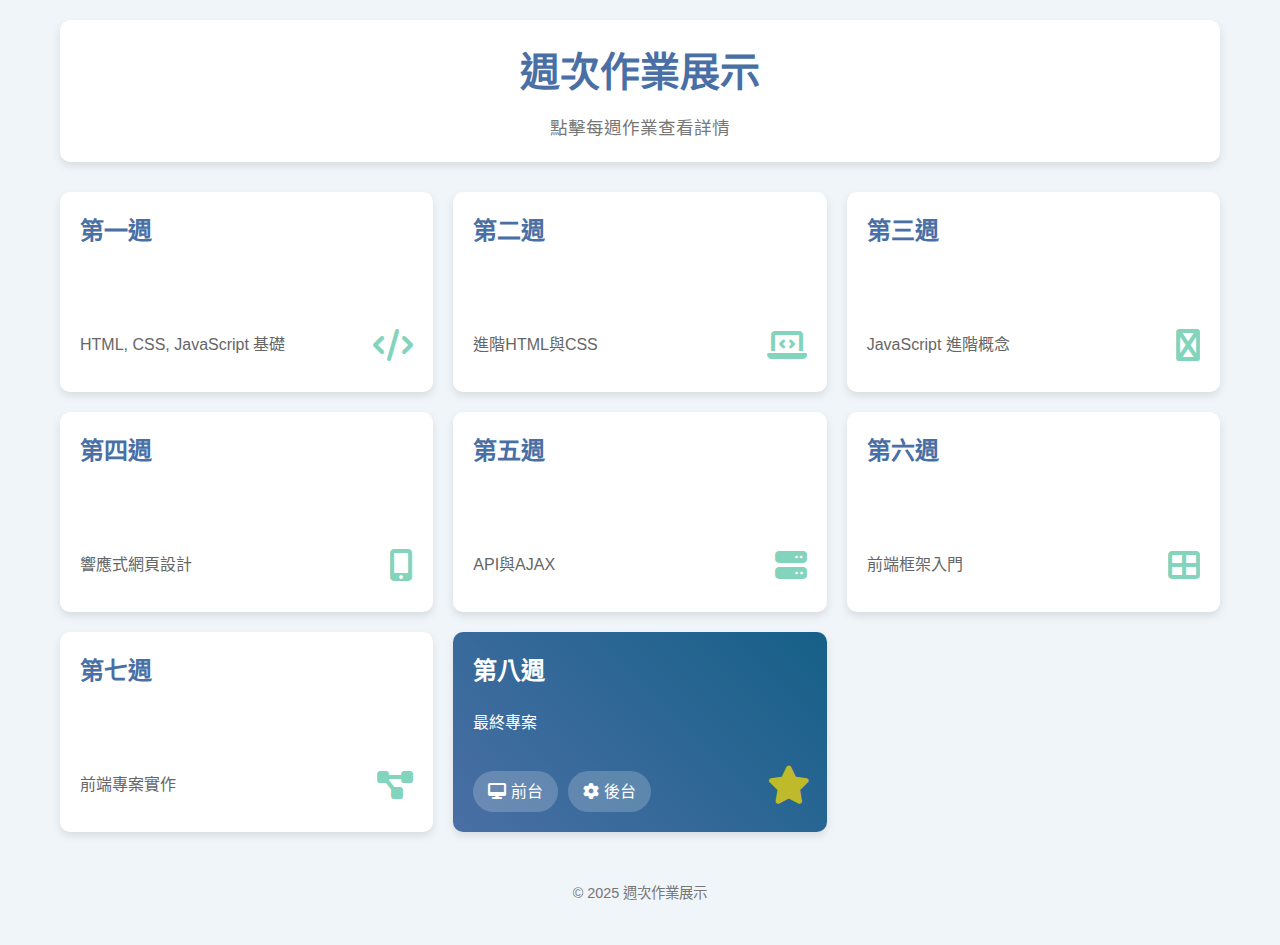
<file: index.html>
<!DOCTYPE html>
<html lang="zh-TW">
  <head>
    <meta charset="UTF-8" />
    <meta name="viewport" content="width=device-width, initial-scale=1.0" />
    <title>週次作業展示</title>
    <link rel="stylesheet" href="style.css" />
    <link
      rel="stylesheet"
      href="https://cdnjs.cloudflare.com/ajax/libs/font-awesome/6.1.1/css/all.min.css"
    />
  </head>
  <body>
    <div class="container">
      <header>
        <h1>週次作業展示</h1>
        <p>點擊每週作業查看詳情</p>
      </header>

      <main>
        <div class="weeks-container">
          <!-- 週次卡片區域 -->
          <div class="week-card" data-folder="w1">
            <div class="card-content">
              <h2>第一週</h2>
              <p>HTML, CSS, JavaScript 基礎</p>
              <div class="card-icon">
                <i class="fas fa-code"></i>
              </div>
            </div>
          </div>

          <div class="week-card" data-folder="w2">
            <div class="card-content">
              <h2>第二週</h2>
              <p>進階HTML與CSS</p>
              <div class="card-icon">
                <i class="fas fa-laptop-code"></i>
              </div>
            </div>
          </div>

          <div class="week-card" data-folder="w3">
            <div class="card-content">
              <h2>第三週</h2>
              <p>JavaScript 進階概念</p>
              <div class="card-icon">
                <i class="fas fa-js-square"></i>
              </div>
            </div>
          </div>

          <div class="week-card" data-folder="w4">
            <div class="card-content">
              <h2>第四週</h2>
              <p>響應式網頁設計</p>
              <div class="card-icon">
                <i class="fas fa-mobile-alt"></i>
              </div>
            </div>
          </div>

          <div class="week-card" data-folder="w5">
            <div class="card-content">
              <h2>第五週</h2>
              <p>API與AJAX</p>
              <div class="card-icon">
                <i class="fas fa-server"></i>
              </div>
            </div>
          </div>

          <div class="week-card" data-folder="w6">
            <div class="card-content">
              <h2>第六週</h2>
              <p>前端框架入門</p>
              <div class="card-icon">
                <i class="fas fa-th-large"></i>
              </div>
            </div>
          </div>

          <div class="week-card" data-folder="w7">
            <div class="card-content">
              <h2>第七週</h2>
              <p>前端專案實作</p>
              <div class="card-icon">
                <i class="fas fa-project-diagram"></i>
              </div>
            </div>
          </div>

          <!-- 第八週特殊卡片 -->
          <div class="week-card special" id="week8">
            <div class="card-content">
              <h2>第八週</h2>
              <p>最終專案</p>
              <div class="card-links">
                <a
                  href="https://codepen.io/yuyeh1212/pen/RwXXPNw"
                  target="_blank"
                  class="btn"
                >
                  <i class="fas fa-desktop"></i> 前台
                </a>
                <a
                  href="https://codepen.io/yuyeh1212/pen/NWQQzNd"
                  target="_blank"
                  class="btn"
                >
                  <i class="fas fa-cog"></i> 後台
                </a>
              </div>
              <div class="card-icon">
                <i class="fas fa-star"></i>
              </div>
            </div>
          </div>
        </div>
      </main>

      <footer>
        <p>&copy; 2025 週次作業展示</p>
      </footer>
    </div>

    <script src="app.js"></script>
  </body>
</html>
</file>
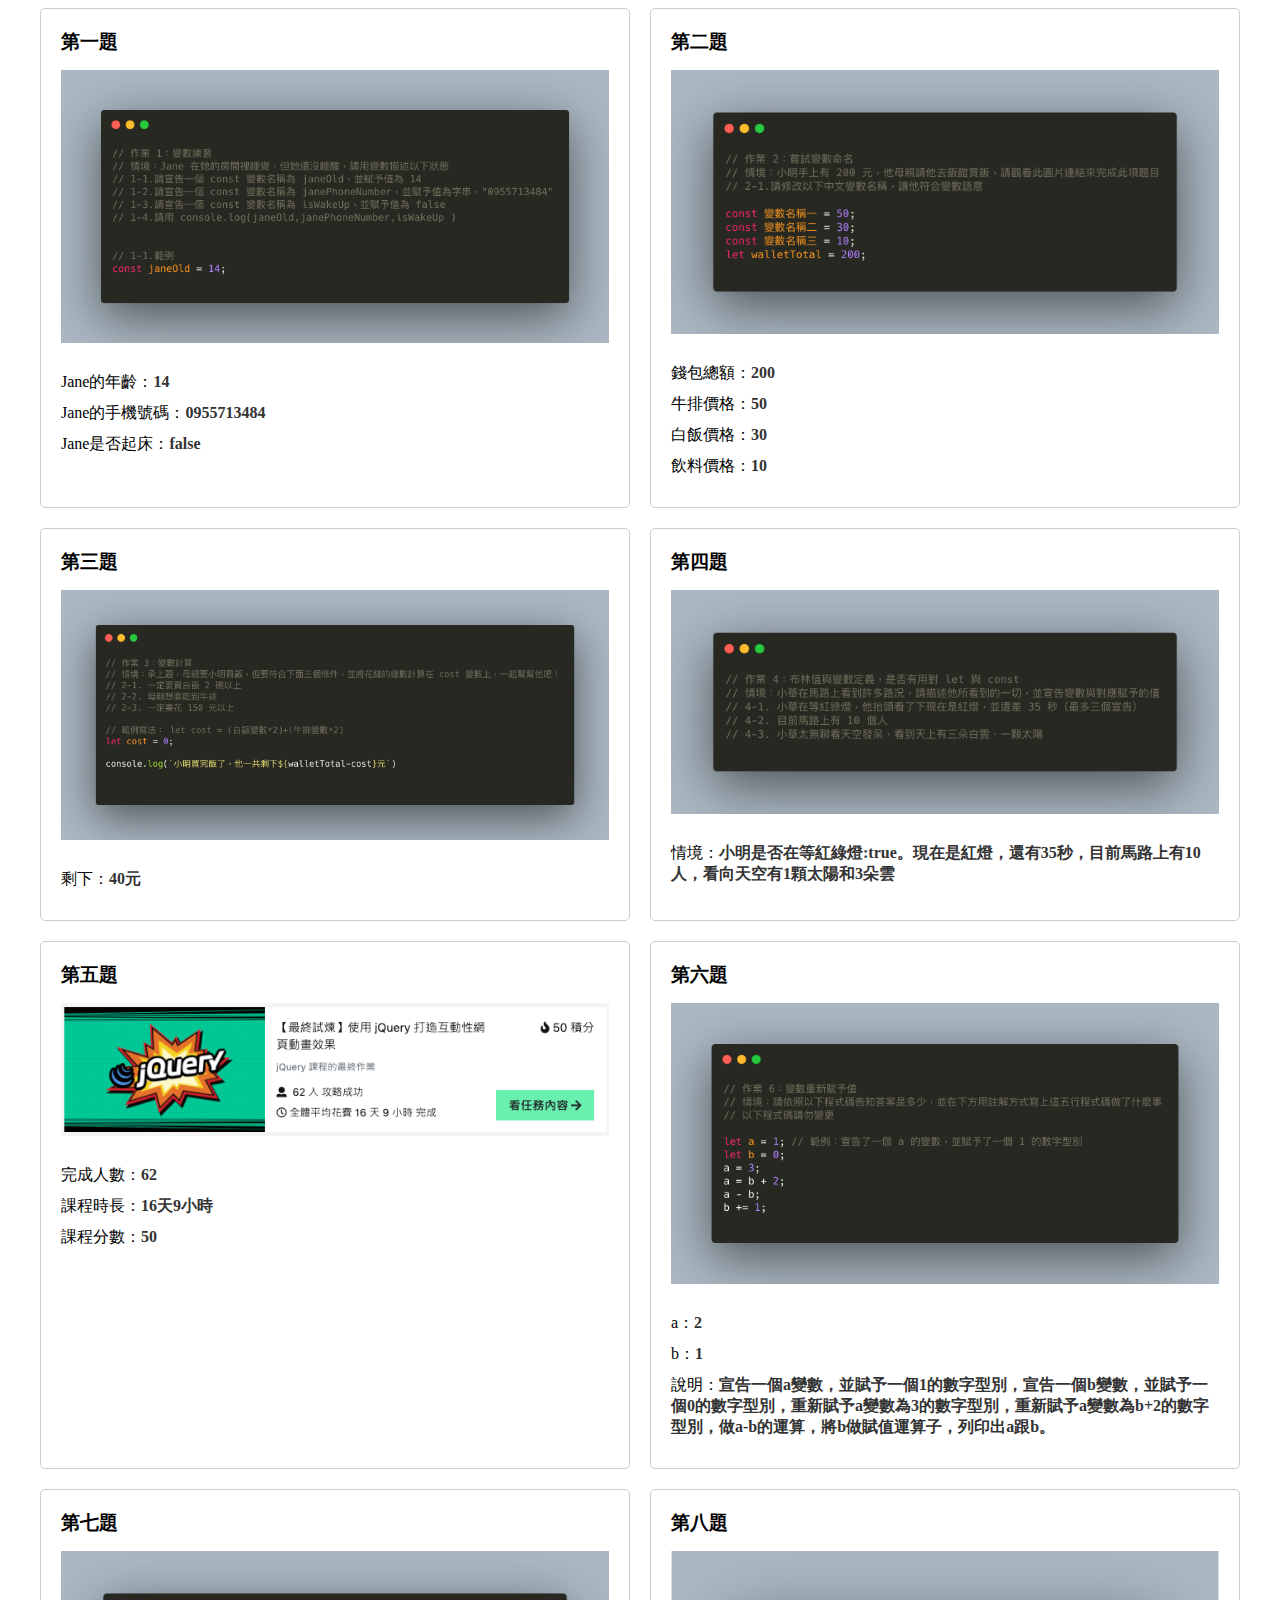
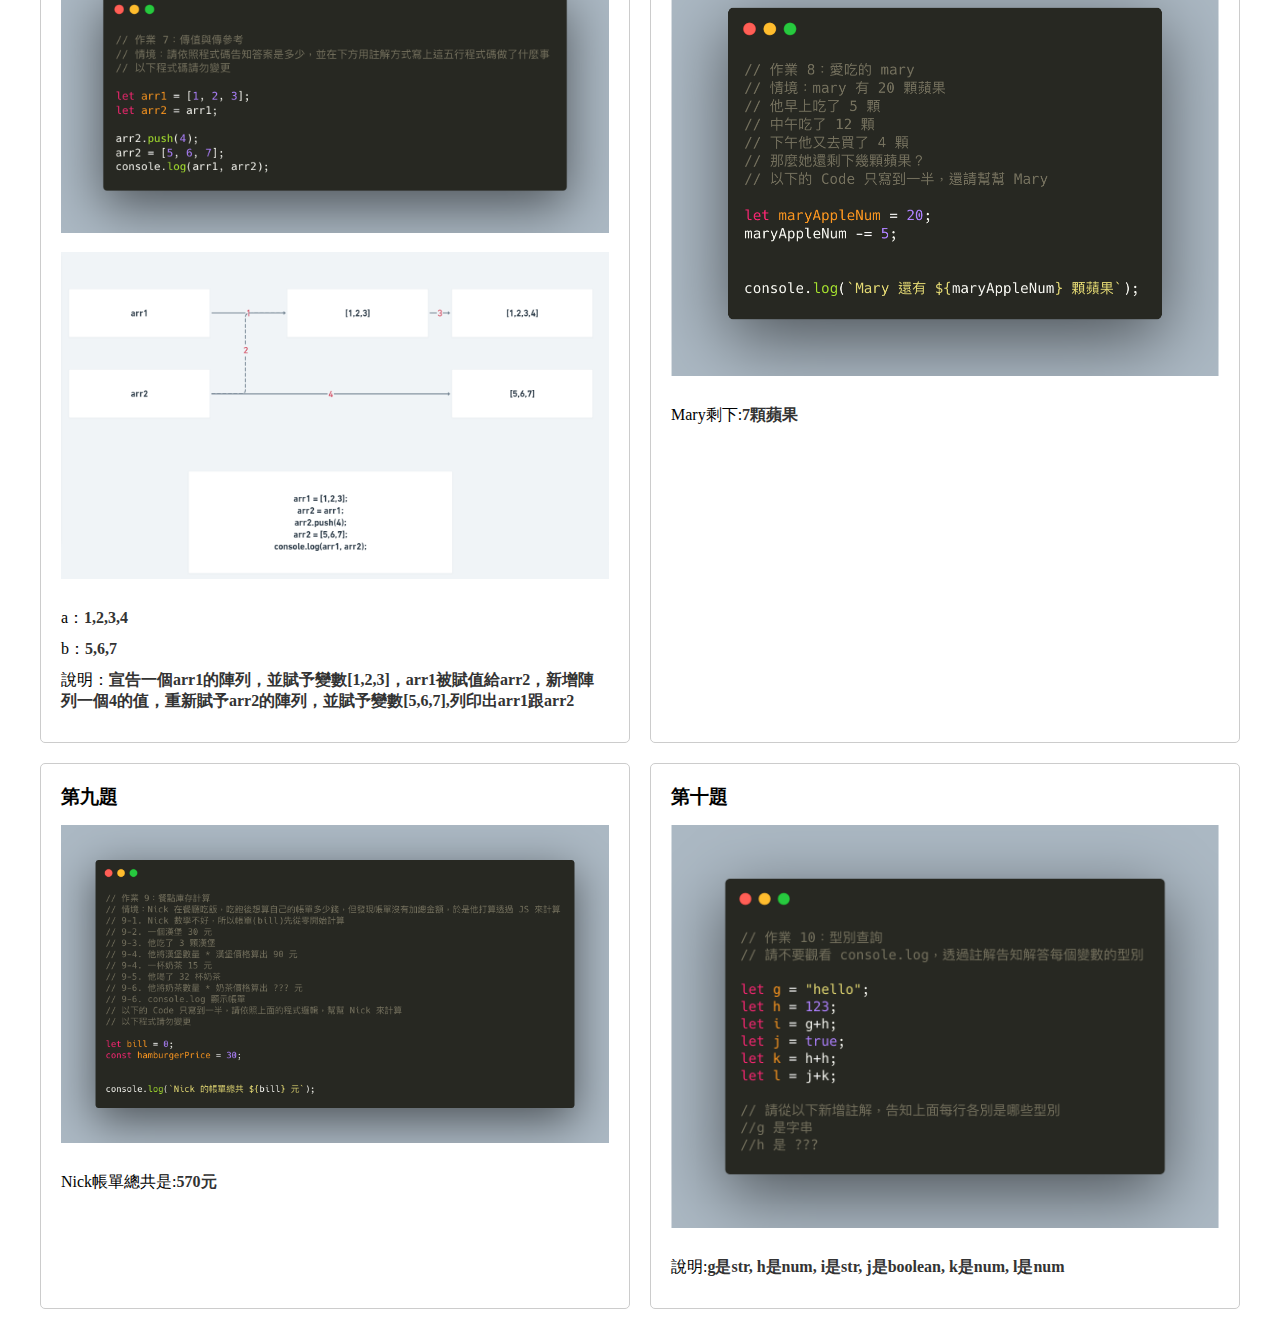
<file: w1/index.html>
<!DOCTYPE html>
<html lang="en">
  <head>
    <meta charset="UTF-8" />
    <meta name="viewport" content="width=device-width, initial-scale=1.0" />
    <title>第一週-變數設計</title>
    <link rel="stylesheet" href="./style.css" />
  </head>
  <body>
    <div class="container">
      <div class="box">
        <h3 class="title">第一題</h3>
        <img class="img" src="./img/01.png" alt="" />
        <p>Jane的年齡：<span id="janeOld"></span></p>
        <p>Jane的手機號碼：<span id="janePhoneNumber"></span></p>
        <p>Jane是否起床：<span id="isWakeUp"></span></p>
      </div>
      <div class="box">
        <h3 class="title">第二題</h3>
        <img class="img" src="./img/02.png" alt="" />
        <p>錢包總額：<span id="walletTotal"></span></p>
        <p>牛排價格：<span id="steakPrice"></span></p>
        <p>白飯價格：<span id="ricePrice"></span></p>
        <p>飲料價格：<span id="drinksPrice"></span></p>
      </div>
      <div class="box">
        <h3 class="title">第三題</h3>
        <img class="img" src="./img/03.png" alt="" />
        <p>剩下：<span id="cost"></span></p>
      </div>
      <div class="box">
        <h3 class="title">第四題</h3>
        <img class="img" src="./img/04.png" alt="" />
        <p>情境：<span id="context"></span></p>
      </div>
      <div class="box">
        <h3 class="title">第五題</h3>
        <img class="img" src="./img/05.png" alt="" />
        <p>完成人數：<span id="success"></span></p>
        <p>課程時長：<span id="time"></span></p>
        <p>課程分數：<span id="score"></span></p>
      </div>
      <div class="box">
        <h3 class="title">第六題</h3>
        <img class="img" src="./img/06.png" alt="" />
        <p>a：<span id="a"></span></p>
        <p>b：<span id="b"></span></p>
        <p>說明：<span id="description"></span></p>
      </div>
      <div class="box">
        <h3 class="title">第七題</h3>
        <img class="img" src="./img/07.png" alt="" />
        <img class="img" src="./img/07-2.png" alt="" />
        <p>a：<span id="arr1"></span></p>
        <p>b：<span id="arr2"></span></p>
        <p>說明：<span id="description2"></span></p>
      </div>
      <div class="box">
        <h3 class="title">第八題</h3>
        <img class="img" src="./img/08.png" alt="" />
        <p>Mary剩下:<span id="maryAppleNum"></span></p>
      </div>
      <div class="box">
        <h3 class="title">第九題</h3>
        <img class="img" src="./img/09.png" alt="" />
        <p>Nick帳單總共是:<span id="billTotal"></span></p>
      </div>
      <div class="box">
        <h3 class="title">第十題</h3>
        <img class="img" src="./img/10.png" alt="" />
        <p>說明:<span id="description3"></span></p>
      </div>
    </div>

    <!-- 連結外部 JavaScript 檔案 -->
    <script src="./app.js"></script>
  </body>
</html>
</file>
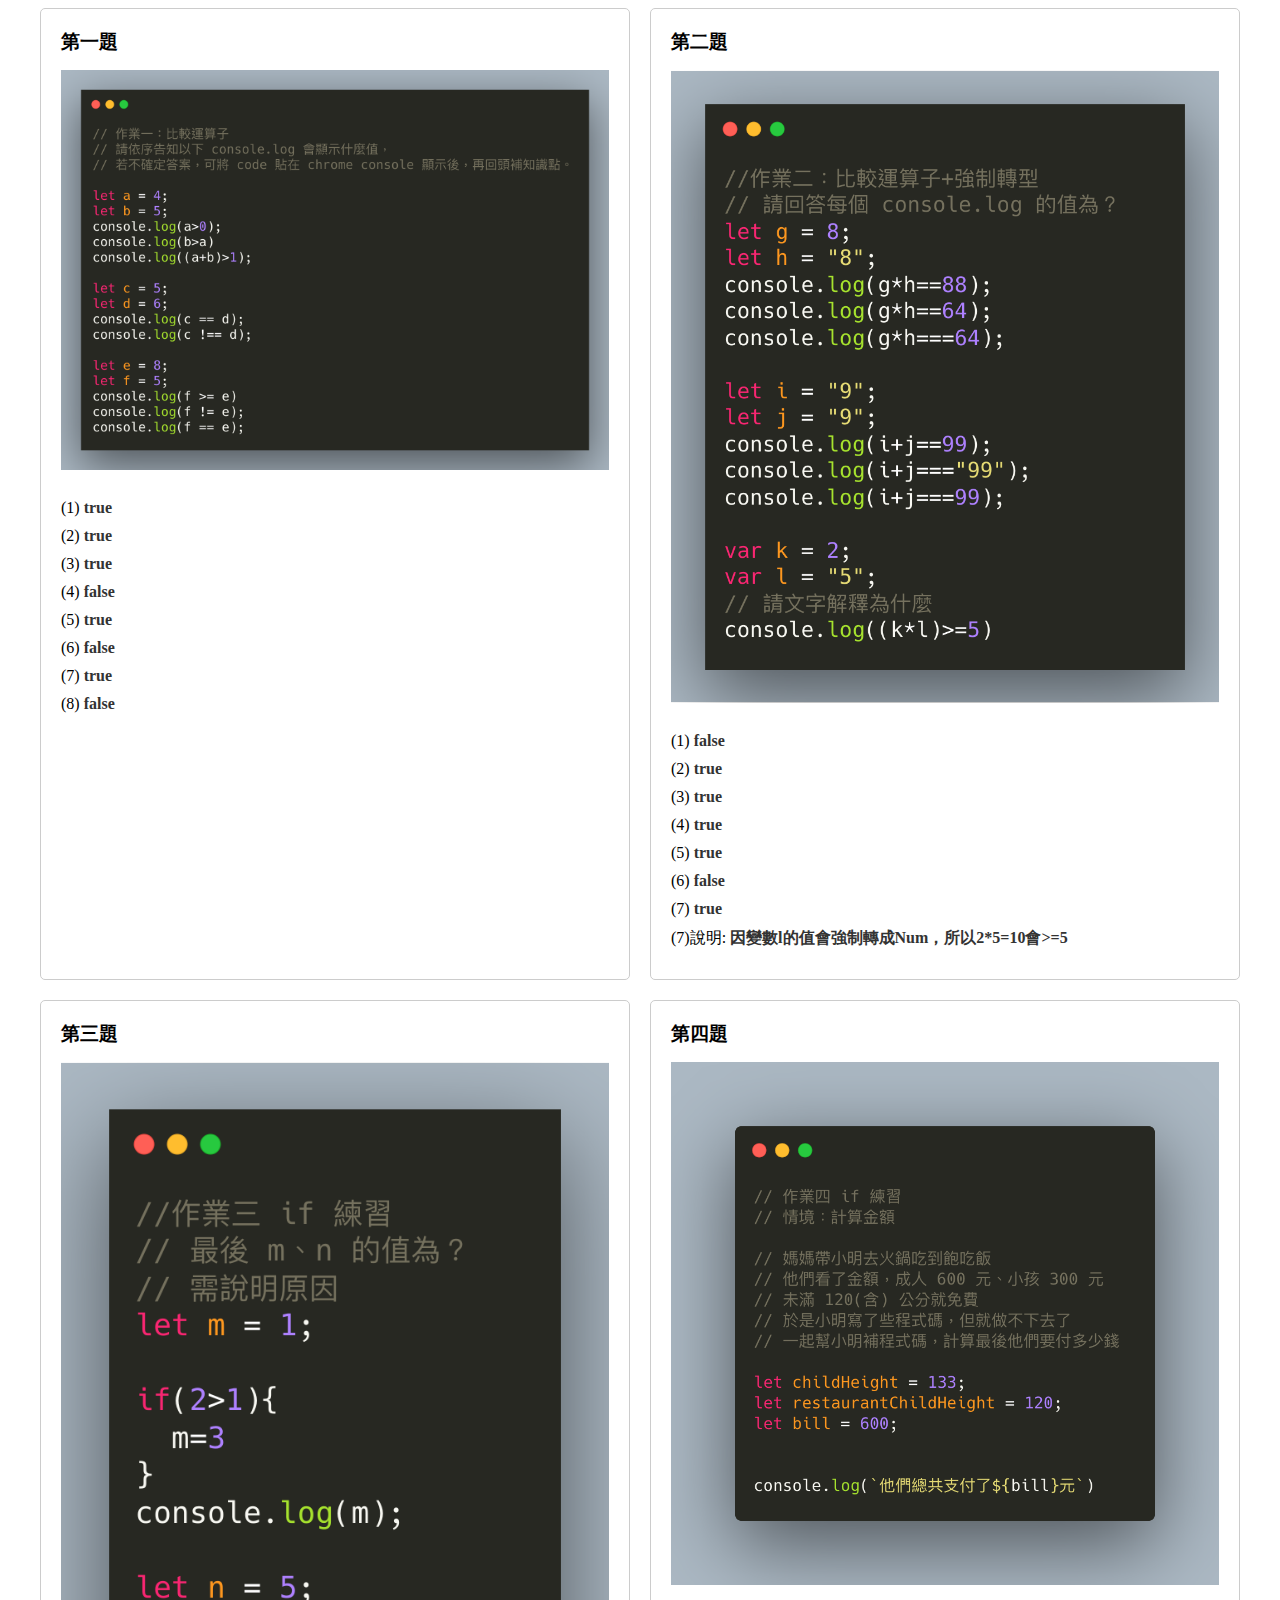
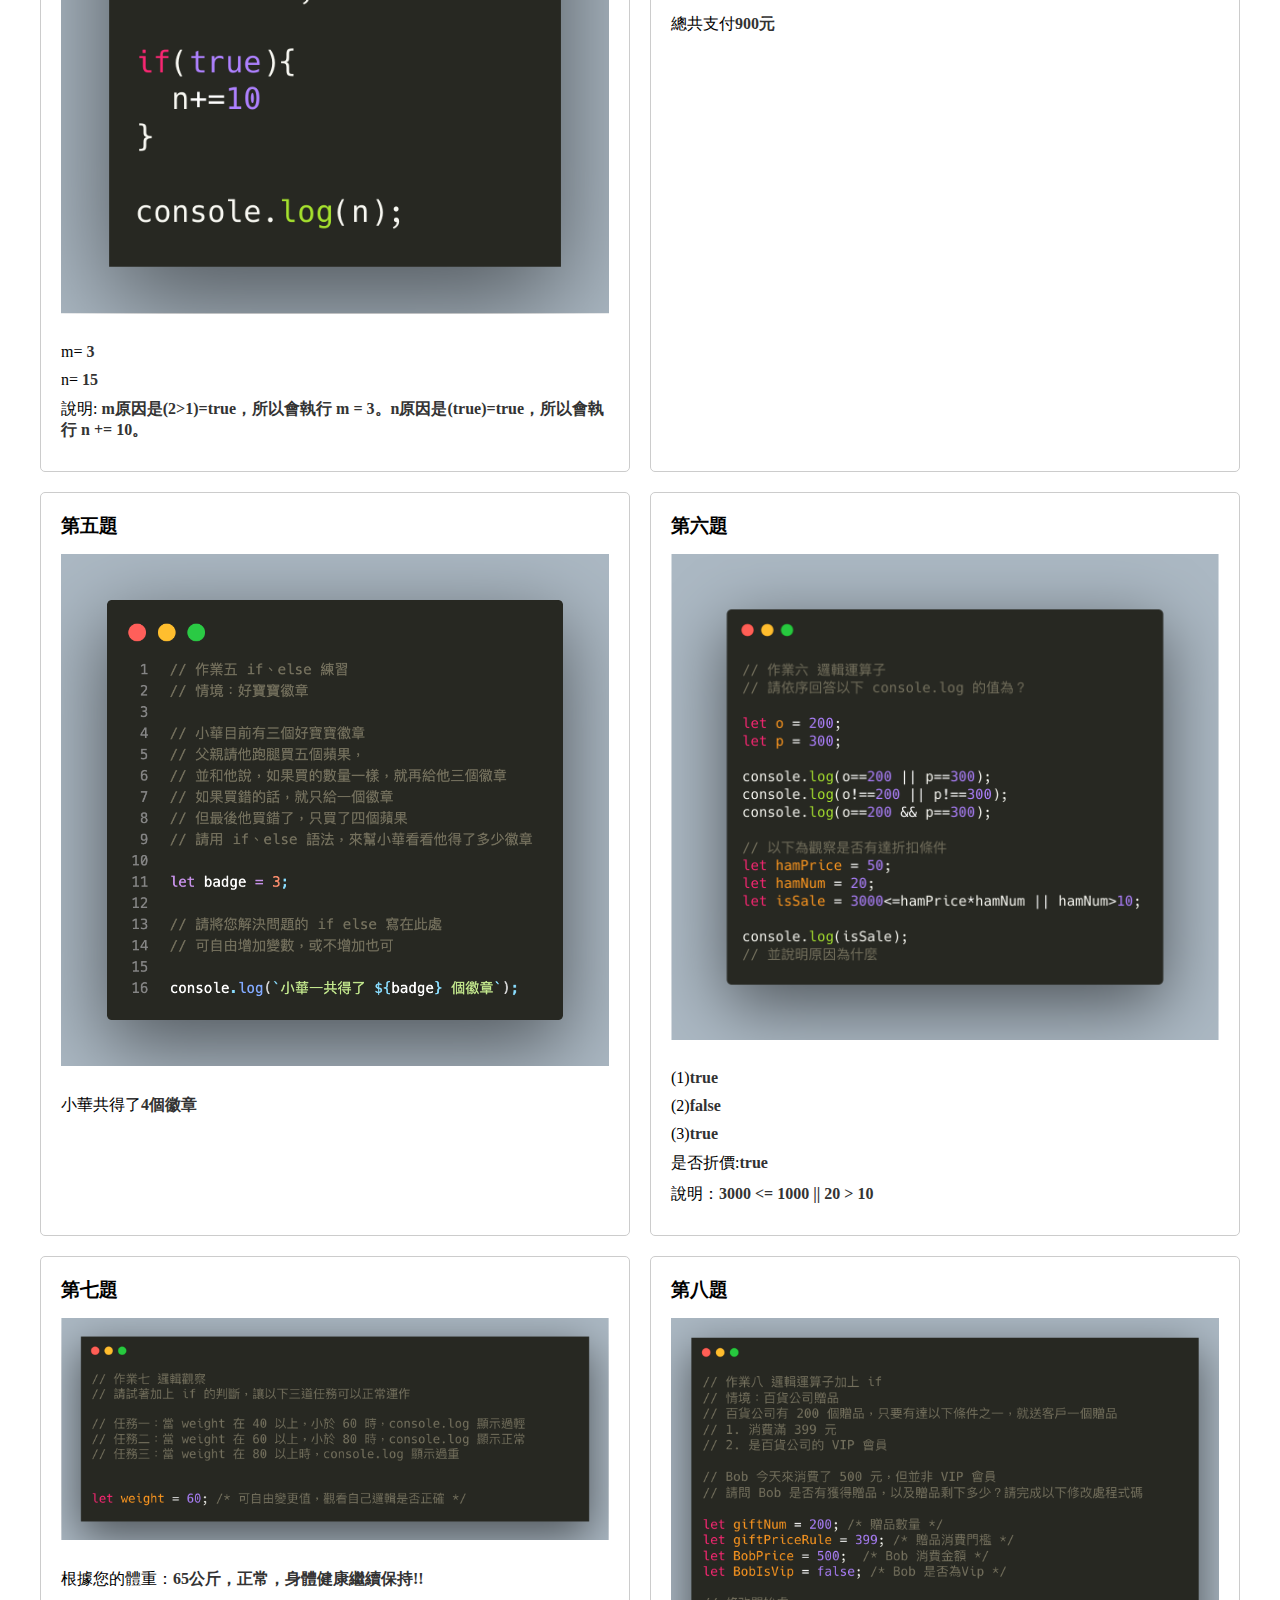
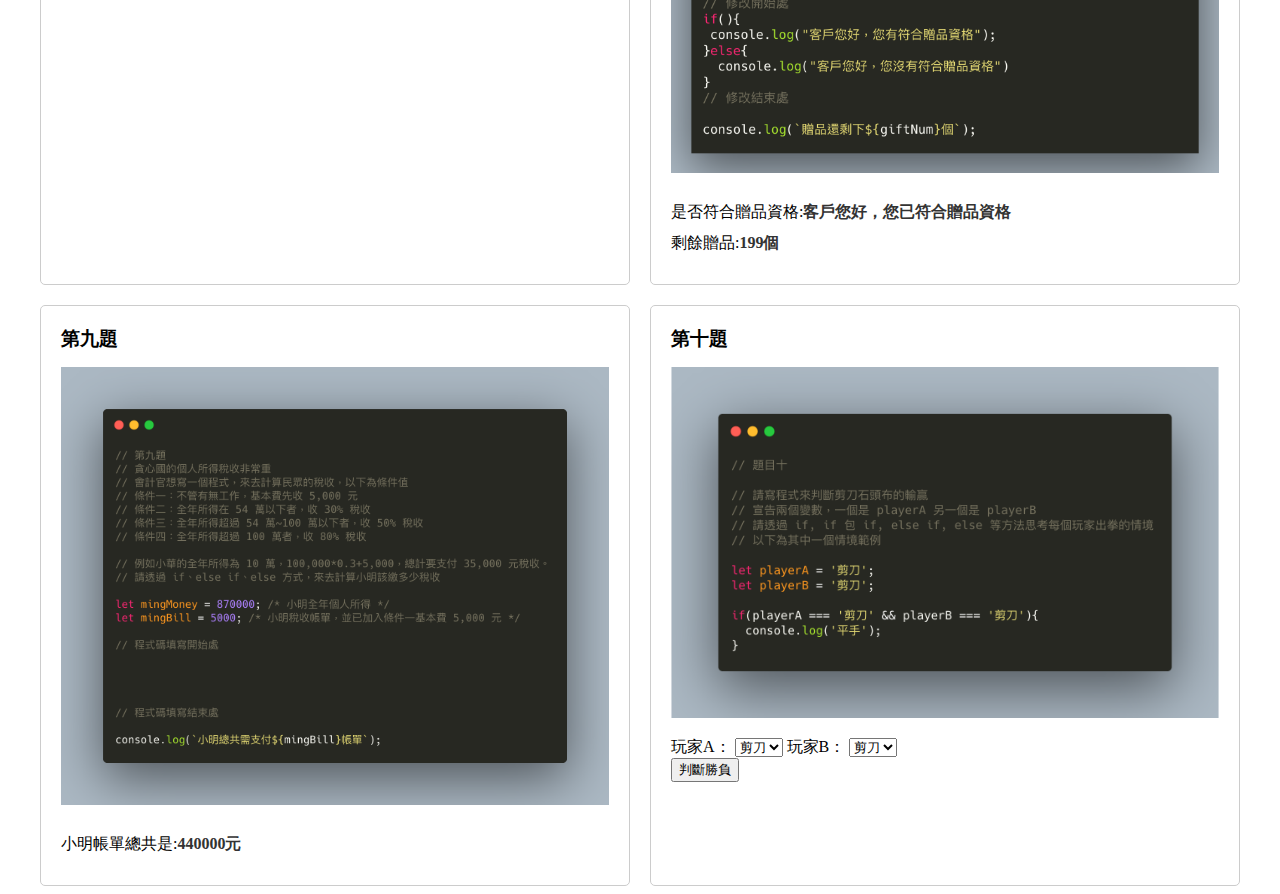
<file: w2/index.html>
<!DOCTYPE html>
<html lang="en">
  <head>
    <meta charset="UTF-8" />
    <meta name="viewport" content="width=device-width, initial-scale=1.0" />
    <title>第二週-邏輯判斷之術</title>
    <link rel="stylesheet" href="./style.css" />
  </head>
  <body>
    <div class="container">
      <div class="box">
        <h3 class="title">第一題</h3>
        <img class="img" src="./img/01.png" alt="" />
        <p>(1) <span id="a"></span></p>
        <p>(2) <span id="b"></span></p>
        <p>(3) <span id="ab"></span></p>
        <p>(4) <span id="c"></span></p>
        <p>(5) <span id="d"></span></p>
        <p>(6) <span id="e"></span></p>
        <p>(7) <span id="f"></span></p>
        <p>(8) <span id="ef"></span></p>
      </div>
      <div class="box">
        <h3 class="title">第二題</h3>
        <img class="img" src="./img/02.png" alt="" />
        <p>(1) <span id="g"></span></p>
        <p>(2) <span id="h"></span></p>
        <p>(3) <span id="gh"></span></p>
        <p>(4) <span id="i"></span></p>
        <p>(5) <span id="j"></span></p>
        <p>(6) <span id="ij"></span></p>
        <p>(7) <span id="kl"></span></p>
        <p>(7)說明: <span id="illustrate"></span></p>
      </div>
      <div class="box">
        <h3 class="title">第三題</h3>
        <img class="img" src="./img/03.png" alt="" />
        <p>m= <span id="m"></span></p>
        <p>n= <span id="n"></span></p>
        <p>說明: <span id="illustrate2"></span></p>
      </div>
      <div class="box">
        <h3 class="title">第四題</h3>
        <img class="img" src="./img/04.png" alt="" />
        <p>總共支付<span id="billTotal"></span></p>
      </div>
      <div class="box">
        <h3 class="title">第五題</h3>
        <img class="img" src="./img/05.png" alt="" />
        <p>小華共得了<span id="badge"></span></p>
      </div>
      <div class="box">
        <h3 class="title">第六題</h3>
        <img class="img" src="./img/06.png" alt="" />
        <p>(1)<span id="o"></span></p>
        <p>(2)<span id="p"></span></p>
        <p>(3)<span id="op"></span></p>
        <p>是否折價:<span id="isSale"></span></p>
        <p>說明：<span id="illustrate3"></span></p>
      </div>
      <div class="box">
        <h3 class="title">第七題</h3>
        <img class="img" src="./img/07.png" alt="" />
        <p>根據您的體重：<span id="illustrate4"></span></p>
      </div>
      <div class="box">
        <h3 class="title">第八題</h3>
        <img class="img" src="./img/08.png" alt="" />
        <p>是否符合贈品資格:<span id="qualifications"></span></p>
        <p>剩餘贈品:<span id="freebies"></span></p>
      </div>
      <div class="box">
        <h3 class="title">第九題</h3>
        <img class="img" src="./img/09.png" alt="" />
        <p>小明帳單總共是:<span id="mingBill"></span></p>
      </div>
      <div class="box">
        <h3 class="title">第十題</h3>
        <img class="img" src="./img/10.png" alt="" />
        <label for="playerA">玩家A：</label>
        <select id="playerA">
          <option value="剪刀">剪刀</option>
          <option value="石頭">石頭</option>
          <option value="布">布</option>
        </select>

        <label for="playerB">玩家B：</label>
        <select id="playerB">
          <option value="剪刀">剪刀</option>
          <option value="石頭">石頭</option>
          <option value="布">布</option>
        </select>

        <br />
        <button onclick="checkWinner()">判斷勝負</button>

        <p id="result"></p>
      </div>
    </div>

    <!-- 連結外部 JavaScript 檔案 -->
    <script src="./app.js"></script>
  </body>
</html>
</file>
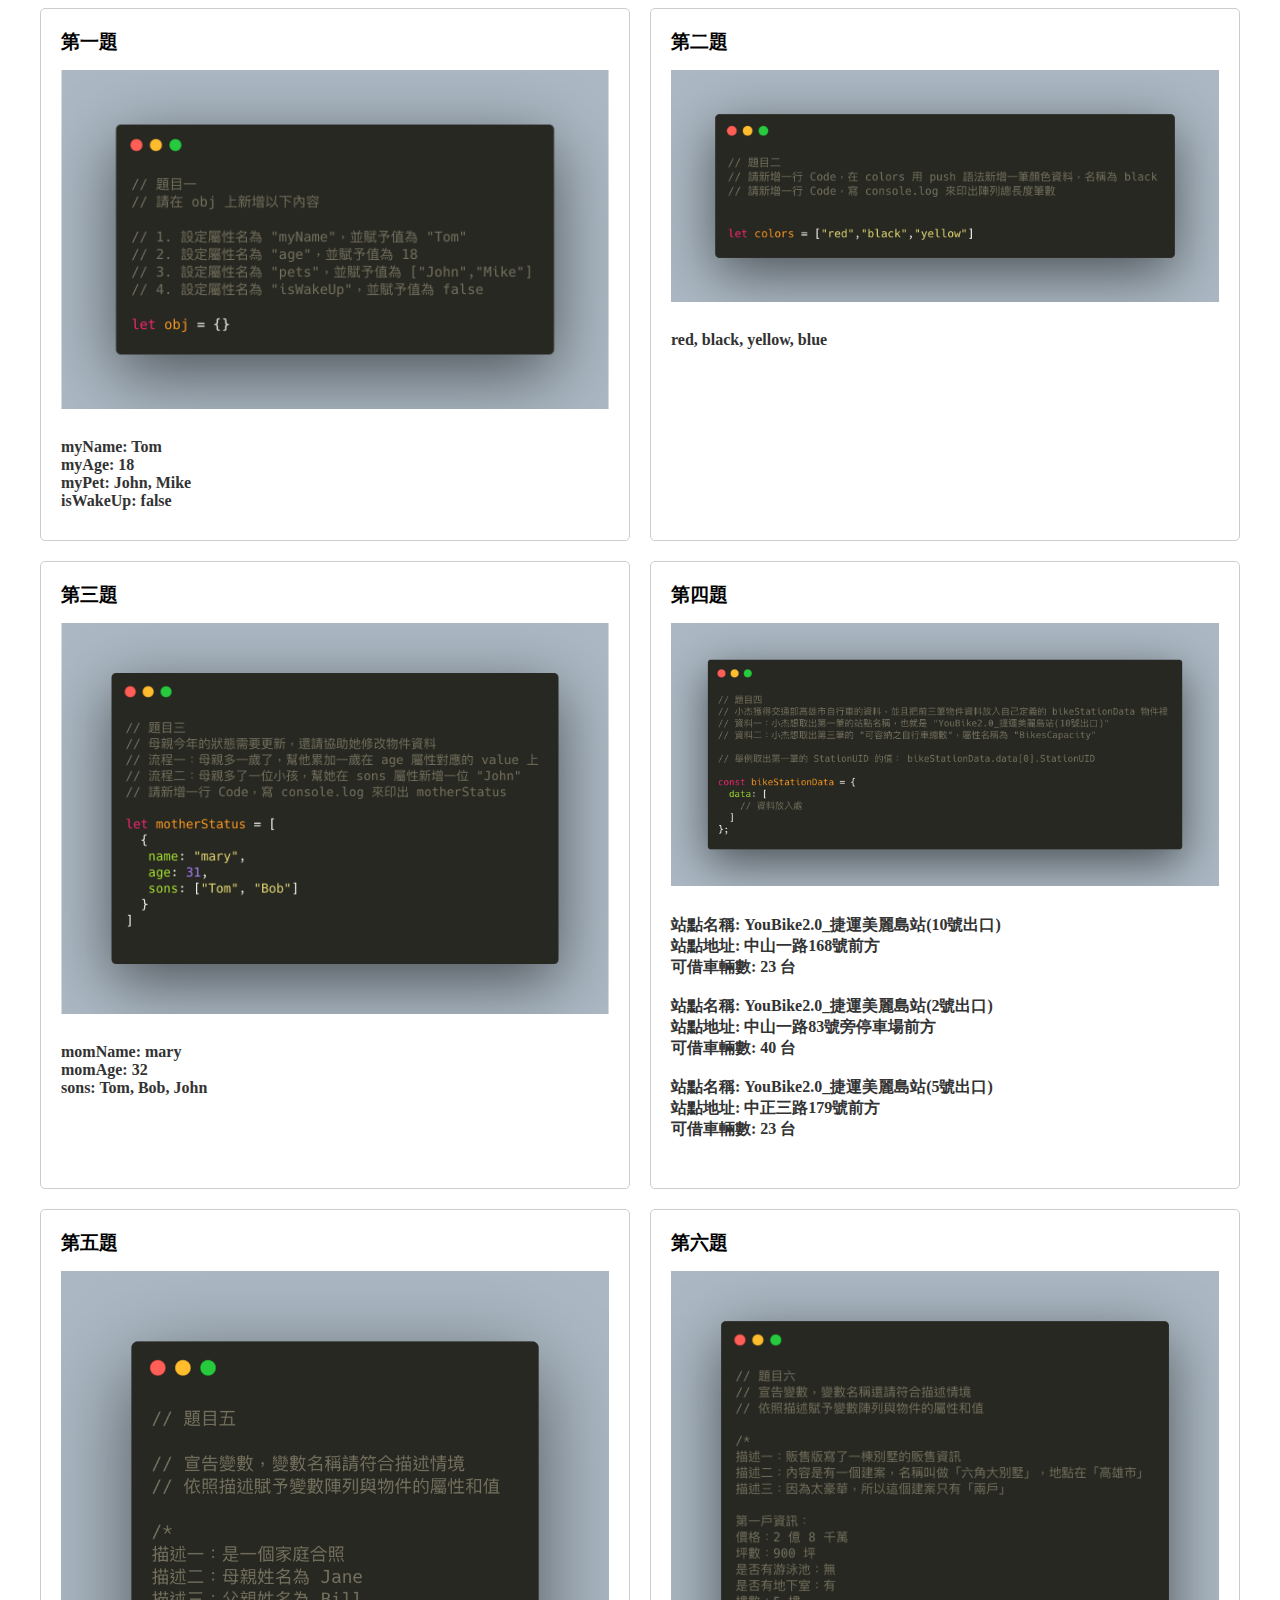
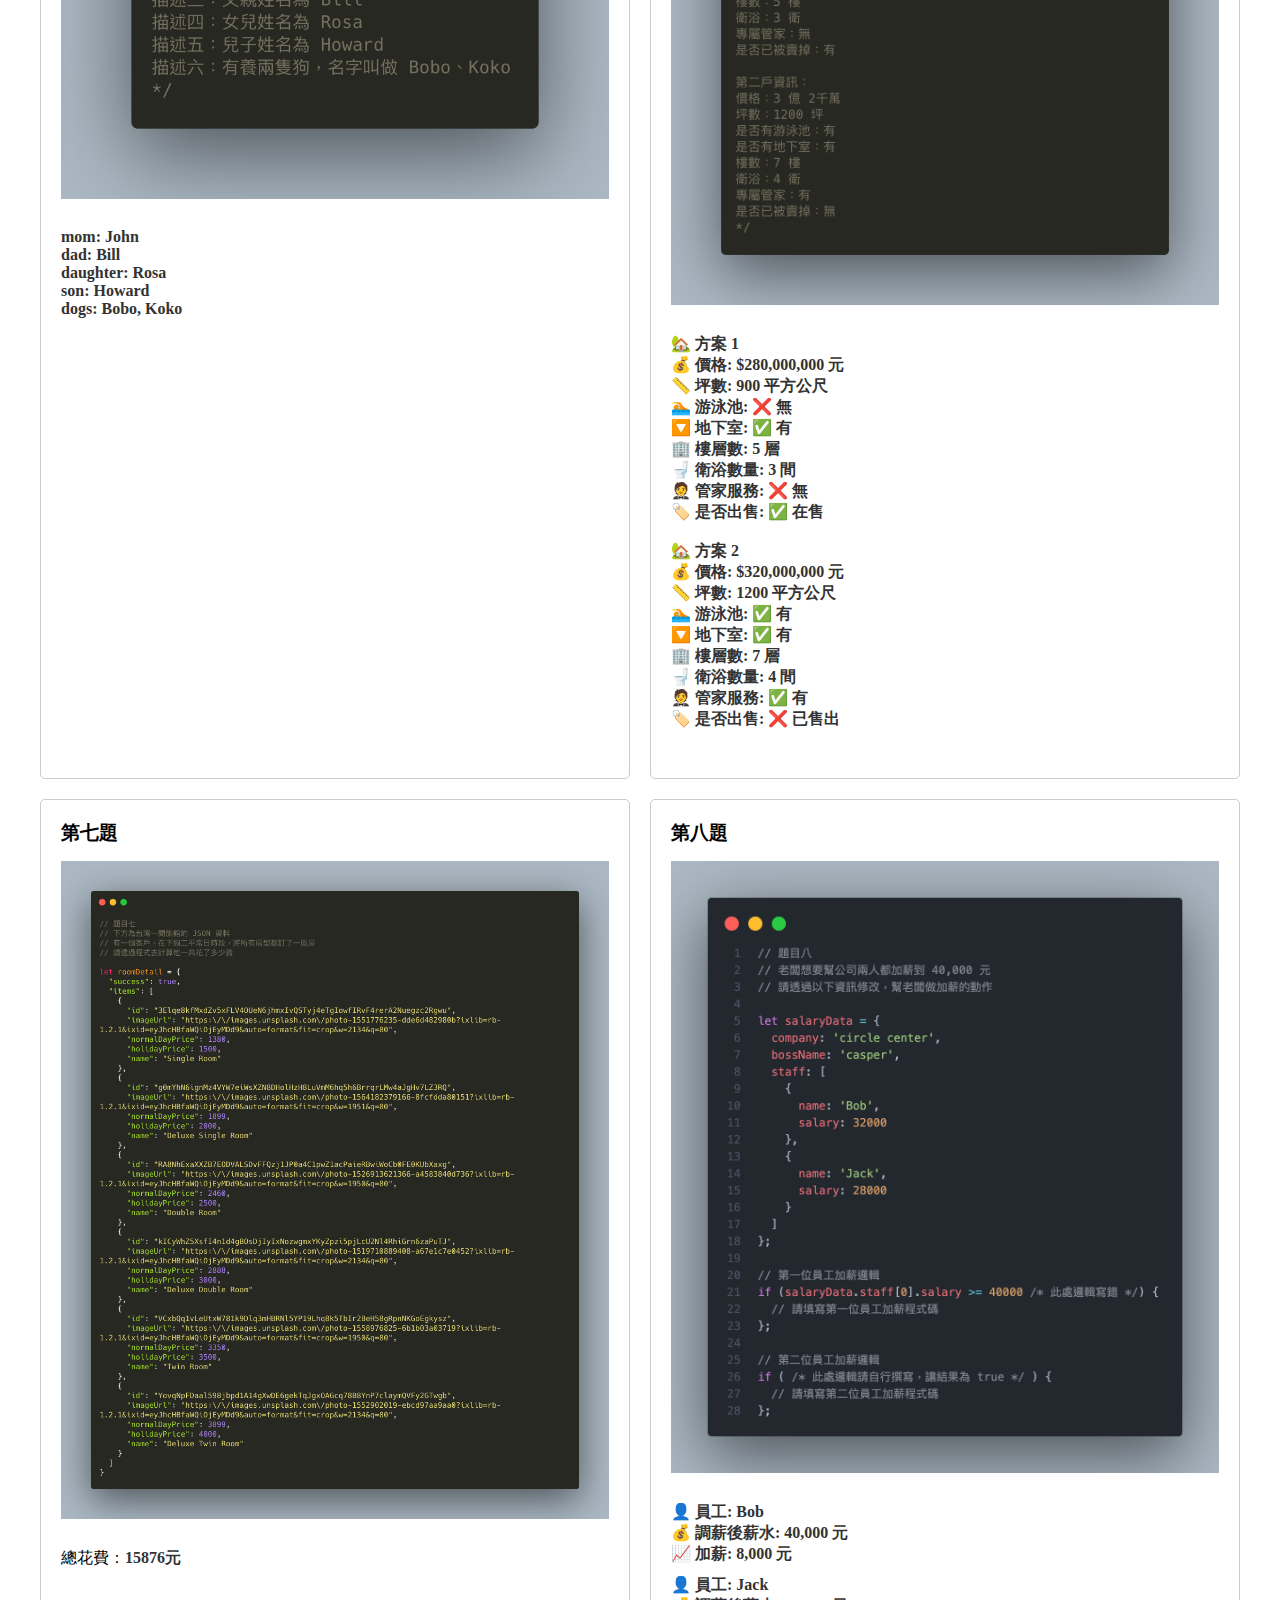
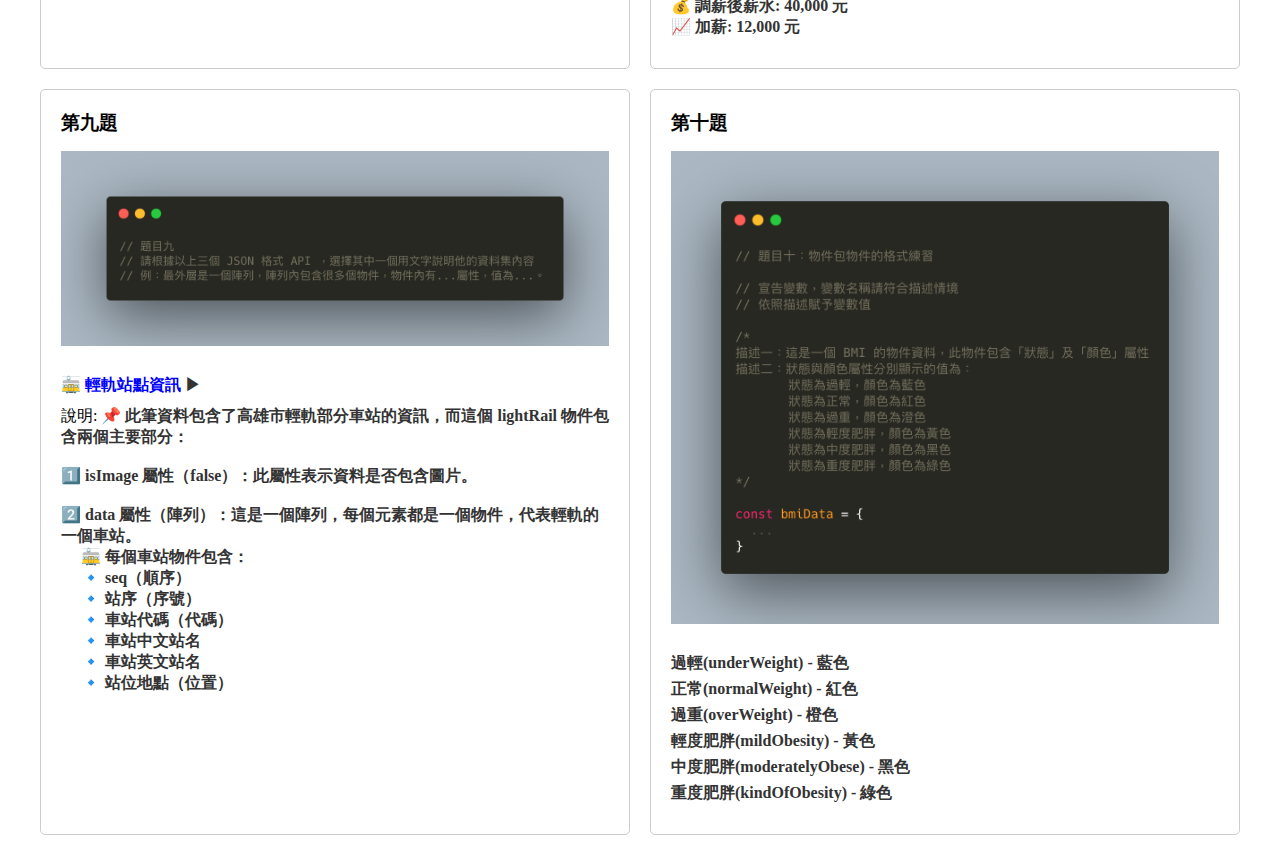
<file: w3/index.html>
<!DOCTYPE html>
<html lang="en">
  <head>
    <meta charset="UTF-8" />
    <meta name="viewport" content="width=device-width, initial-scale=1.0" />
    <title>第三週-物件與陣列</title>
    <link rel="stylesheet" href="./style.css" />
  </head>
  <body>
    <div class="container">
      <div class="box">
        <h3 class="title">第一題</h3>
        <img class="img" src="./img/01.png" alt="" />
        <p><span id="basicInformation"></span></p>
      </div>
      <div class="box">
        <h3 class="title">第二題</h3>
        <img class="img" src="./img/02.png" alt="" />
        <p><span id="color"></span></p>
      </div>
      <div class="box">
        <h3 class="title">第三題</h3>
        <img class="img" src="./img/03.png" alt="" />
        <p><span id="motherStatus"></span></p>
      </div>
      <div class="box">
        <h3 class="title">第四題</h3>
        <img class="img" src="./img/04.png" alt="" />
        <p><span id="bikeStationData"></span></p>
      </div>
      <div class="box">
        <h3 class="title">第五題</h3>
        <img class="img" src="./img/05.png" alt="" />
        <p><span id="familyPhoto"></span></p>
      </div>
      <div class="box">
        <h3 class="title">第六題</h3>
        <img class="img" src="./img/06.png" alt="" />
        <p><span id="villaSales"></span></p>
      </div>
      <div class="box">
        <h3 class="title">第七題</h3>
        <img class="img" src="./img/07.png" alt="" />
        <p>總花費：<span id="totalPrice"></span></p>
      </div>
      <div class="box">
        <h3 class="title">第八題</h3>
        <img class="img" src="./img/08.png" alt="" />
        <p><span id="Bob"></span></p>
        <p><span id="Jack"></span></p>
      </div>
      <div class="box">
        <h3 class="title">第九題</h3>
        <img class="img" src="./img/09.png" alt="" />
        <p>
          <strong id="lightRailTitle" style="cursor: pointer; color: blue">
            🚋 輕軌站點資訊 <span id="toggleIcon">▶</span>
          </strong>
        </p>
        <div id="lightRail"></div>
        <p>說明:<span id="illustrate"></span></p>
      </div>
      <div class="box">
        <h3 class="title">第十題</h3>
        <img class="img" src="./img/10.png" alt="" />
        <p><span id="illustrate2"></span></p>
      </div>
    </div>

    <!-- 連結外部 JavaScript 檔案 -->
    <script src="./app.js"></script>
  </body>
</html>
</file>
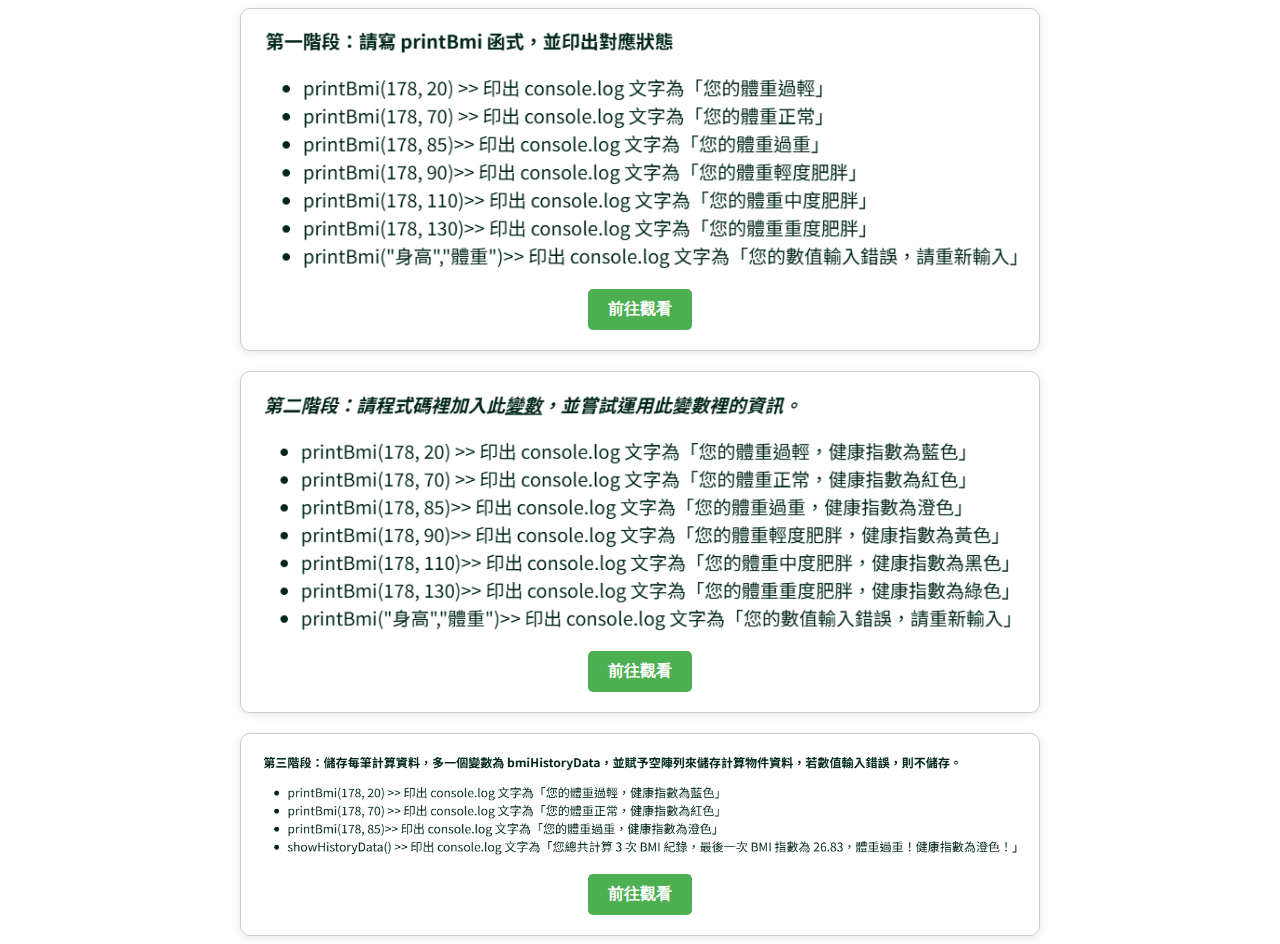
<file: w4/index.html>
<!DOCTYPE html>
<html lang="en">
  <head>
    <meta charset="UTF-8" />
    <meta name="viewport" content="width=device-width, initial-scale=1.0" />
    <title>第四週-函式設計與陣列操作</title>
    <link rel="stylesheet" href="./style.css" />
  </head>
  <body>
    <div class="container">
      <div class="box">
        <img class="img" src="./img/01.png" alt="" />

        <a
          class="btn"
          href="https://codepen.io/yuyeh1212/pen/KKOvzdv?editors=0012"
          target="_blank"
          >前往觀看</a
        >
      </div>
      <div class="box">
        <img class="img" src="./img/02.png" alt="" />
        <a
          class="btn"
          href="https://codepen.io/yuyeh1212/pen/MWNvjob?editors=0012"
          target="_blank"
          >前往觀看</a
        >
      </div>
      <div class="box">
        <img class="img" src="./img/03.png" alt="" />
        <a
          class="btn"
          href="https://codepen.io/yuyeh1212/pen/GRVvjEe?editors=0012"
          target="_blank"
          >前往觀看</a
        >
      </div>
    </div>
  </body>
</html>
</file>
<file: style.css>
:root {
  --primary-color: #4a6fa5;
  --secondary-color: #166088;
  --accent-color: #4fc3a1;
  --text-color: #333;
  --light-bg: #f8f9fa;
  --dark-bg: #343a40;
  --border-radius: 10px;
  --shadow: 0 4px 8px rgba(0, 0, 0, 0.1);
  --transition: all 0.3s ease;
}

* {
  margin: 0;
  padding: 0;
  box-sizing: border-box;
}

body {
  font-family: "Segoe UI", Tahoma, Geneva, Verdana, sans-serif;
  background-color: #f0f5f9;
  color: var(--text-color);
  line-height: 1.6;
}

.container {
  max-width: 1200px;
  margin: 0 auto;
  padding: 20px;
}

header {
  text-align: center;
  margin-bottom: 30px;
  padding: 20px;
  background-color: white;
  border-radius: var(--border-radius);
  box-shadow: var(--shadow);
}

header h1 {
  color: var(--primary-color);
  margin-bottom: 10px;
  font-size: 2.5rem;
}

header p {
  color: #777;
  font-size: 1.1rem;
}

.weeks-container {
  display: grid;
  grid-template-columns: repeat(auto-fill, minmax(300px, 1fr));
  gap: 20px;
  margin-bottom: 30px;
}

.week-card {
  background-color: white;
  border-radius: var(--border-radius);
  box-shadow: var(--shadow);
  overflow: hidden;
  transition: var(--transition);
  position: relative;
  cursor: pointer;
  height: 200px;
}

.week-card:hover {
  transform: translateY(-5px);
  box-shadow: 0 10px 20px rgba(0, 0, 0, 0.15);
}

.card-content {
  padding: 20px;
  height: 100%;
  display: flex;
  flex-direction: column;
  justify-content: space-between;
}

.week-card h2 {
  color: var(--primary-color);
  margin-bottom: 10px;
  font-size: 1.5rem;
}

.week-card p {
  color: #666;
  margin-bottom: 15px;
}

.card-icon {
  position: absolute;
  bottom: 20px;
  right: 20px;
  font-size: 2rem;
  color: var(--accent-color);
  opacity: 0.7;
  transition: var(--transition);
}

.week-card:hover .card-icon {
  transform: scale(1.2);
  opacity: 1;
}

/* 特殊處理第八週卡片 */
.week-card.special {
  background: linear-gradient(
    45deg,
    var(--primary-color),
    var(--secondary-color)
  );
  color: white;
  height: auto;
  min-height: 200px;
}

.week-card.special h2,
.week-card.special p {
  color: white;
}

.week-card.special .card-icon {
  color: #ffdf00;
}

.card-links {
  display: flex;
  gap: 10px;
  margin-top: 10px;
}

.btn {
  display: inline-flex;
  align-items: center;
  padding: 8px 15px;
  background-color: rgba(255, 255, 255, 0.2);
  color: white;
  border-radius: 30px;
  text-decoration: none;
  font-weight: 500;
  transition: var(--transition);
}

.btn:hover {
  background-color: rgba(255, 255, 255, 0.3);
  transform: scale(1.05);
}

.btn i {
  margin-right: 5px;
}

footer {
  text-align: center;
  padding: 20px;
  color: #777;
  font-size: 0.9rem;
}

/* 動畫相關樣式 */
@keyframes fadeIn {
  from {
    opacity: 0;
    transform: translateY(20px);
  }
  to {
    opacity: 1;
    transform: translateY(0);
  }
}

.fade-in {
  animation: fadeIn 0.5s ease forwards;
}

/* 響應式設計 */
@media (max-width: 768px) {
  .weeks-container {
    grid-template-columns: repeat(auto-fill, minmax(250px, 1fr));
  }

  header h1 {
    font-size: 2rem;
  }
}

@media (max-width: 480px) {
  .weeks-container {
    grid-template-columns: 1fr;
  }

  .week-card {
    height: 180px;
  }

  header h1 {
    font-size: 1.8rem;
  }
}
</file>
<file: w1/style.css>
.container {
  display: flex;
  flex-wrap: wrap;
  gap: 20px;
  max-width: 1200px;
  margin: 0 auto;
}

.box {
  flex: 0 0 calc(50% - 10px); /* 減去 gap 的一半 */
  box-sizing: border-box;
  padding: 20px;
  border: 1px solid #ccc;
  border-radius: 5px;
}

.title {
  margin-top: 0;
  margin-bottom: 15px;
}

.img {
  width: 100%;
  height: auto;
  margin-bottom: 15px;
}

p {
  margin: 10px 0;
}

span {
  font-weight: bold;
  color: #333;
}

/* 確保在較小螢幕上也能正常顯示 */
@media (max-width: 768px) {
  .box {
    flex: 0 0 100%;
  }
}
</file>
<file: w2/style.css>
.container {
  display: flex;
  flex-wrap: wrap;
  gap: 20px;
  max-width: 1200px;
  margin: 0 auto;
}

.box {
  flex: 0 0 calc(50% - 10px); /* 減去 gap 的一半 */
  box-sizing: border-box;
  padding: 20px;
  border: 1px solid #ccc;
  border-radius: 5px;
}

.title {
  margin-top: 0;
  margin-bottom: 15px;
}

.img {
  width: 100%;
  height: auto;
  margin-bottom: 15px;
}

p {
  margin: 10px 0;
}

span {
  font-weight: bold;
  color: #333;
}

/* 確保在較小螢幕上也能正常顯示 */
@media (max-width: 768px) {
  .box {
    flex: 0 0 100%;
  }
}
</file>
<file: w3/style.css>
.container {
  display: flex;
  flex-wrap: wrap;
  gap: 20px;
  max-width: 1200px;
  margin: 0 auto;
}

.box {
  flex: 0 0 calc(50% - 10px); /* 減去 gap 的一半 */
  box-sizing: border-box;
  padding: 20px;
  border: 1px solid #ccc;
  border-radius: 5px;
}

.title {
  margin-top: 0;
  margin-bottom: 15px;
}

.img {
  width: 100%;
  height: auto;
  margin-bottom: 15px;
}

p {
  margin: 10px 0;
}

span {
  font-weight: bold;
  color: #333;
}

.lightRail {
  display: none;
  border: 1px solid #ccc;
  padding: 10px;
  border-radius: 5px;
}

/* 確保在較小螢幕上也能正常顯示 */
@media (max-width: 768px) {
  .box {
    flex: 0 0 100%;
  }
}
</file>
<file: w4/style.css>
.container {
  display: flex;
  flex-direction: column;
  gap: 20px;
  max-width: 800px;
  margin: 0 auto;
}

.box {
  width: 100%;
  box-sizing: border-box;
  padding: 20px;
  border: 1px solid #ccc;
  border-radius: 10px;
  box-shadow: 0 2px 10px rgba(0, 0, 0, 0.1);
  text-align: center;
}

.title {
  margin-top: 0;
  margin-bottom: 15px;
}

.img {
  width: 100%;
  height: auto;
  margin-bottom: 15px;
}

p {
  margin: 10px 0;
}

span {
  font-weight: bold;
  color: #333;
}

.lightRail {
  display: none;
  border: 1px solid #ccc;
  padding: 10px;
  border-radius: 5px;
}

.btn {
  display: inline-block;
  background-color: #4caf50;
  color: white;
  padding: 10px 20px;
  border-radius: 5px;
  text-decoration: none;
  font-weight: bold;
  font-size: 16px;
  transition: transform 0.4s ease-in-out, background-color 0.3s ease;
}

.btn:hover {
  background-color: #45a049;
  transform: scale(1.08);
  box-shadow: 0 4px 12px rgba(0, 0, 0, 0.2);
}

.btn:active {
  transform: scale(0.95);
}

/* 確保在較小螢幕上也能正常顯示 */
@media (max-width: 768px) {
  .box {
    flex: 0 0 100%;
  }
}
</file>
